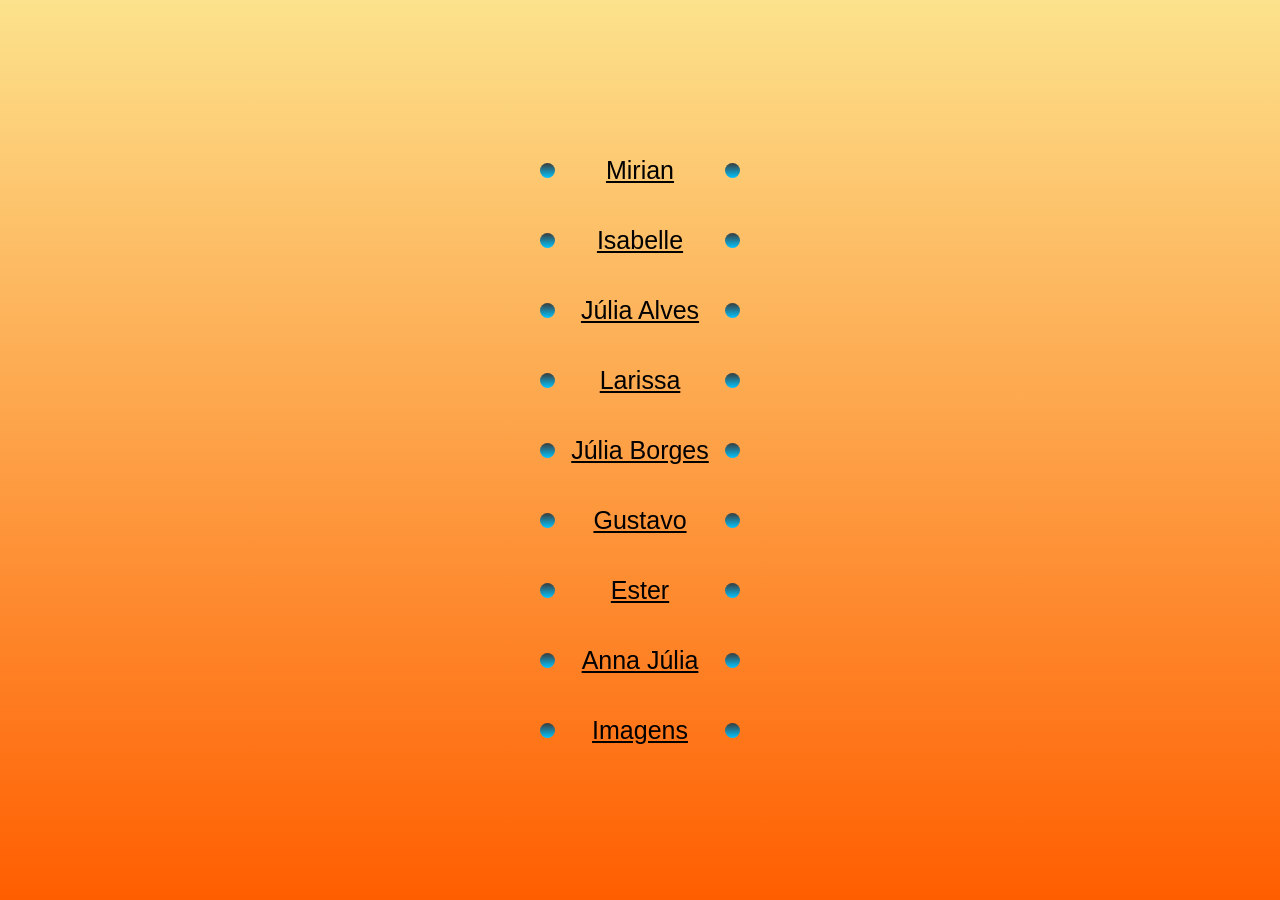
<file: index.html>
<!DOCTYPE html>
<html lang="pt-br">
<head>
	<meta charset="UTF-8">
	<meta http-equiv="X-UA-Compatible" content="IE=edge">
	<meta name="viewport" content="width=device-width, initial-scale=1.0">
	<link rel="stylesheet" href="CSS/Index.css">
	<title>Document</title>
</head>
<body>
	<ul>
		<a href="site1.html"><li>Mirian</li></a>
		<a href="site2.html"><li>Isabelle</li></a>
		<a href="site3.html"><li>Júlia Alves</li></a>
		<a href="site4.html"><li>Larissa</li></a>
		<a href="site5.html"><li>Júlia Borges</li></a>
		<a href="site6.html"><li>Gustavo</li></a>
		<a href="site7.html"><li>Ester</li></a>
		<a href="site8.html"><li>Anna Júlia</li></a>
		<a href="siteimg.html"><li>Imagens</li></a>
	  </ul>
</body>
</html>
</file>
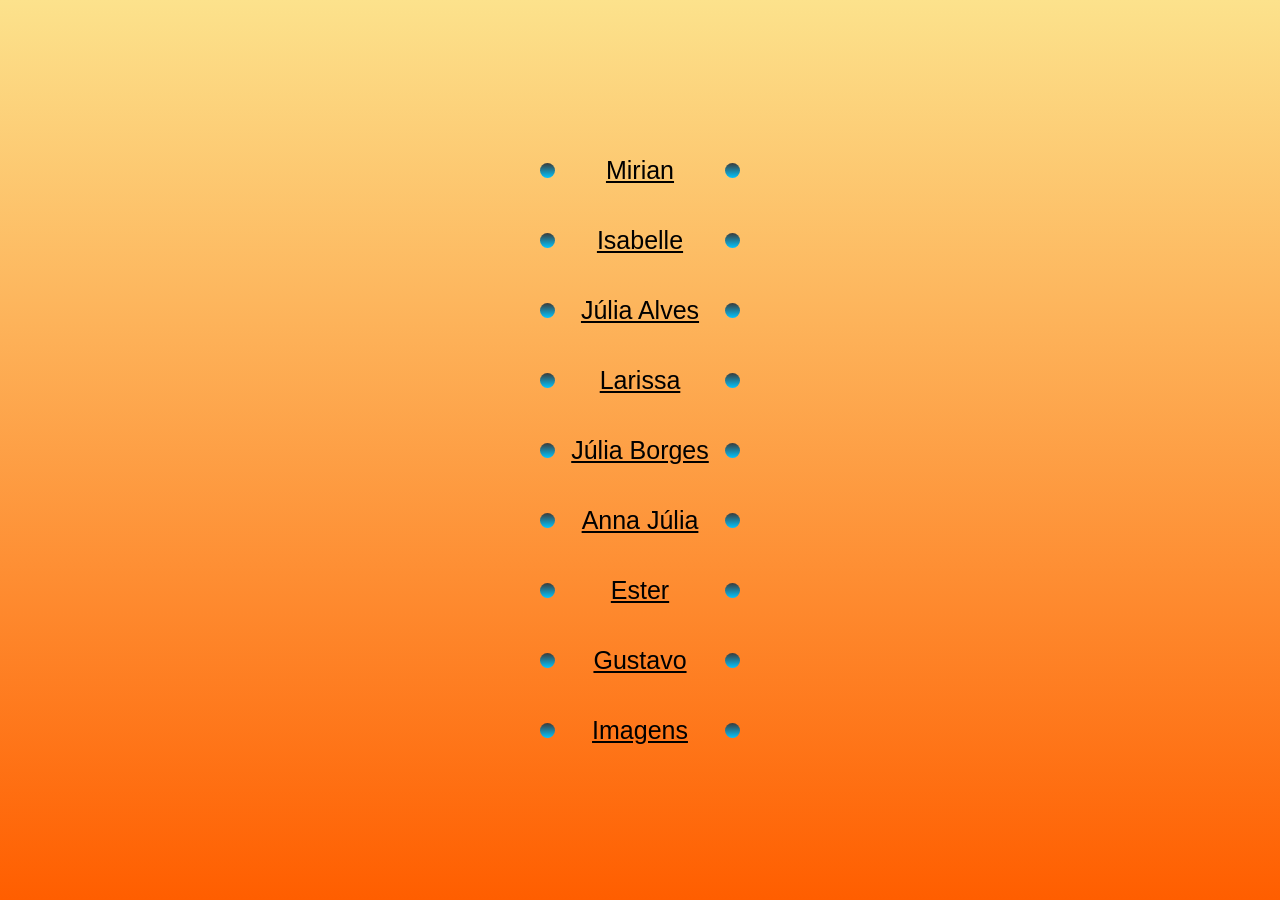
<file: HTML/index.html>
<!DOCTYPE html>
<html lang="pt-br">
<head>
	<meta charset="UTF-8">
	<meta http-equiv="X-UA-Compatible" content="IE=edge">
	<meta name="viewport" content="width=device-width, initial-scale=1.0">
	<link rel="stylesheet" href="../CSS/Index.css">
	<link rel="stylesheet" href="../HTML/site1.html">
	<title>Document</title>
</head>
<body>
	<ul>
		<a href="../HTML/site1.html"><li>Mirian</li></a>
		<a href="../HTML/site2.html"><li>Isabelle</li></a>
		<a href="../HTML/site3.html"><li>Júlia Alves</li></a>
		<a href="../HTML/site4.html"><li>Larissa</li></a>
		<a href="../HTML/site5.html"><li>Júlia Borges</li></a>
		<a href="../HTML/site6.html"><li>Anna Júlia</li></a>
		<a href="../HTML/site7.html"><li>Ester</li></a>
		<a href="../HTML/site8.html"><li>Gustavo</li></a>
		<a href="../HTML/siteimg.html"><li>Imagens</li></a>
	  </ul>
</body>
</html>
</file>
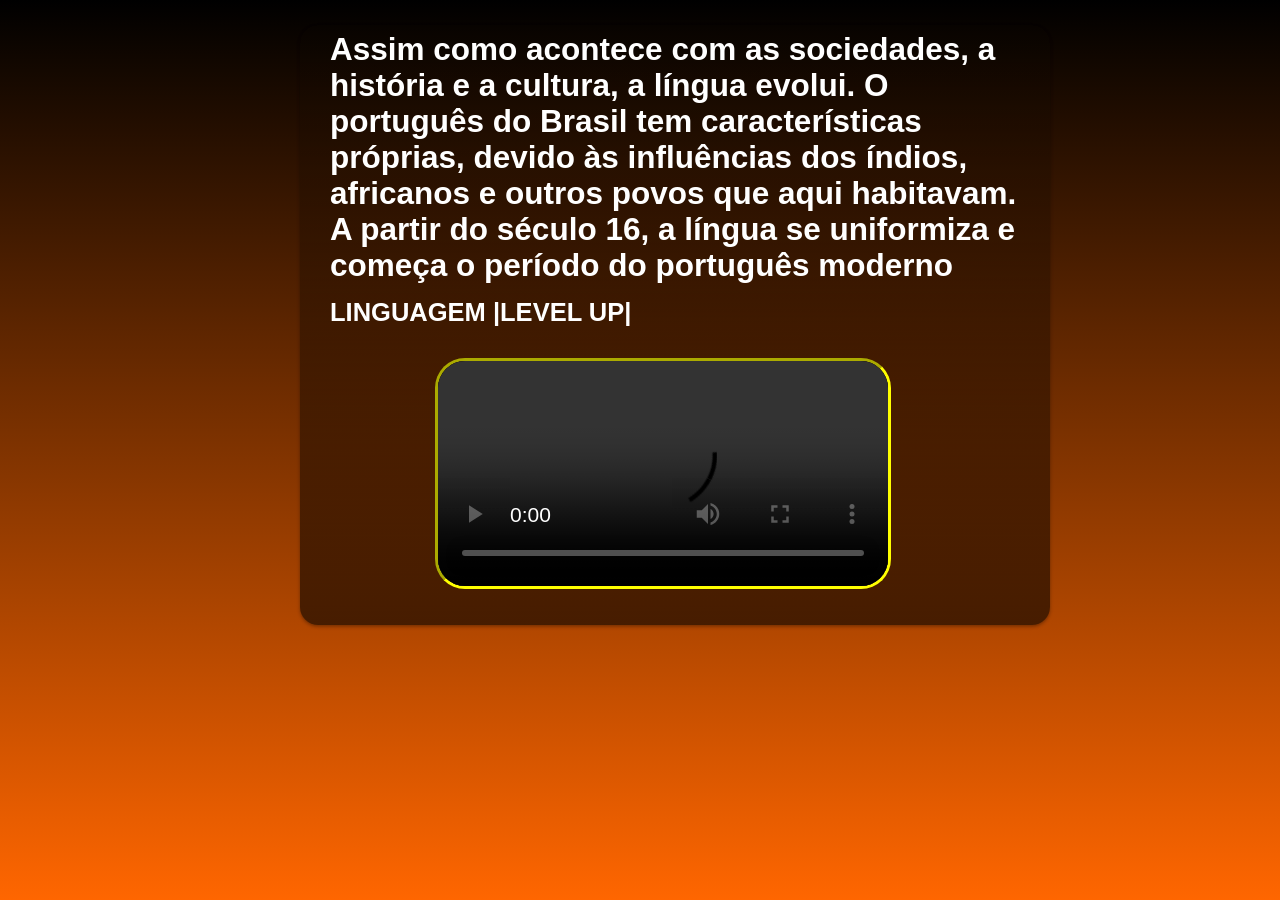
<file: site1.html>
<!DOCTYPE html>
<html lang="en">
<head>
    <meta charset="UTF-8">
    <meta http-equiv="X-UA-Compatible" content="IE=edge">
    <meta name="viewport" content="width=device-width, initial-scale=1.0">
    <link rel="stylesheet" href="CSS/index1.css">
    <title>Document</title>
</head>
<body>

<div class="area" >
            <ul class="circles">
                    <li></li>
                    <li></li>
                    <li></li>
                    <li></li>
                    <li></li>
                    <li></li>
                    <li></li>
                    <li></li>
                    <li></li>
                    <li></li>
            </ul>
            <div class="center">
                <div class="article-card">
                  <div class="content">
                    <h2 class="date">Assim como acontece com as sociedades, a história e a cultura,
                        a língua evolui. O português do Brasil tem
                        características próprias, devido às influências dos índios, africanos e outros
                        povos que aqui habitavam. A partir do século 16, a língua se uniformiza e começa o período do português moderno</h2>
                    <h1 class="title">LINGUAGEM |LEVEL UP|</h1>
                    <iframe src="Videos/Video2.mp4" frameborder="100"></iframe>
                  </div>
                </div>
              </div>
    </div >

</body>
</html>
</file>
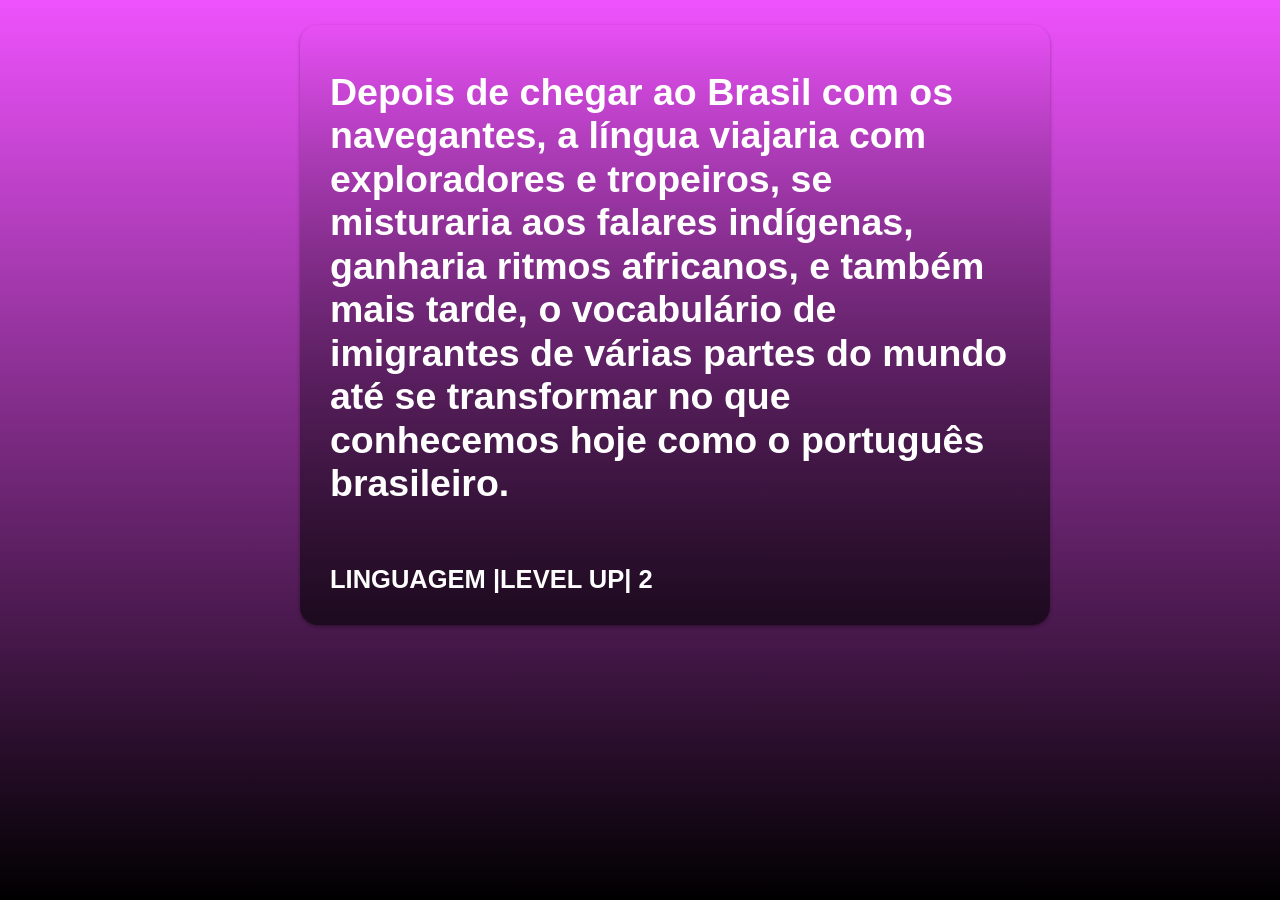
<file: site2.html>
<!DOCTYPE html>
<html lang="en">
<head>
    <meta charset="UTF-8">
    <meta http-equiv="X-UA-Compatible" content="IE=edge">
    <meta name="viewport" content="width=device-width, initial-scale=1.0">
    <link rel="stylesheet" href="CSS/index2.css">
    <title>Document</title>
</head>
<body>
    <div class="area" >
        <ul class="circles">
                <li></li>
                <li></li>
                <li></li>
                <li></li>
                <li></li>
                <li></li>
                <li></li>
                <li></li>
                <li></li>
                <li></li>
        </ul>
        <div class="center">
            <div class="article-card">
              <div class="content">
                <h2 class="date">Depois de chegar ao Brasil com os navegantes,
                        a língua viajaria com exploradores e tropeiros, se misturaria aos falares indígenas,
                      ganharia ritmos africanos, e também mais tarde, 
                      o vocabulário de imigrantes de várias partes do mundo até se transformar no que conhecemos hoje como o português brasileiro.</h2>
                <h1 class="title">LINGUAGEM |LEVEL UP| 2</h1>
              </div>
            </div>
          </div>
</div >
</body>
</html>
</file>
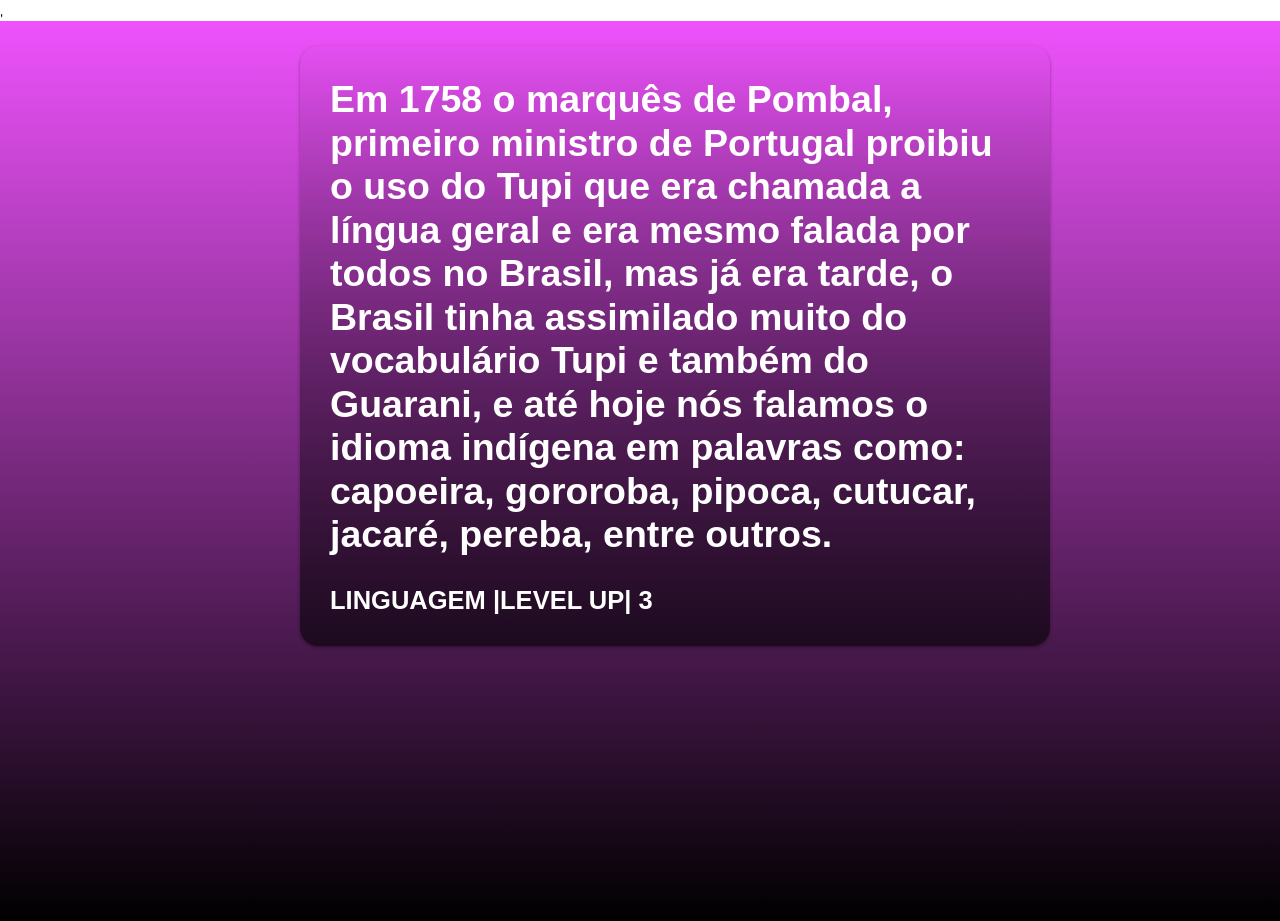
<file: site3.html>
<!DOCTYPE html>
<html lang="en">
<head>
    <meta charset="UTF-8">
    <meta http-equiv="X-UA-Compatible" content="IE=edge">
    <meta name="viewport" content="width=device-width, initial-scale=1.0">,
    <link rel="stylesheet" href="CSS/index3.css">
    <title>Document</title>
</head>
<body>
    <div class="area" >
        <ul class="circles">
                <li></li>
                <li></li>
                <li></li>
                <li></li>
                <li></li>
                <li></li>
                <li></li>
                <li></li>
                <li></li>
                <li></li>
        </ul>
        <div class="center">
            <div class="article-card">
              <div class="content">
                <h2 class="date">Em 1758 o marquês de Pombal,
                   primeiro ministro de Portugal proibiu o uso do Tupi que era chamada a língua geral e era mesmo falada por todos no Brasil, mas já era tarde,
                    o Brasil tinha assimilado muito do vocabulário Tupi e também do Guarani, 
                    e até hoje nós falamos o idioma indígena em palavras como: capoeira, gororoba, pipoca, cutucar, jacaré, pereba, entre
                     outros.</h2>
                <h1 class="title">LINGUAGEM |LEVEL UP| 3</h1>
              </div>
            </div>
          </div>
</div >
</body>
</html>
</file>
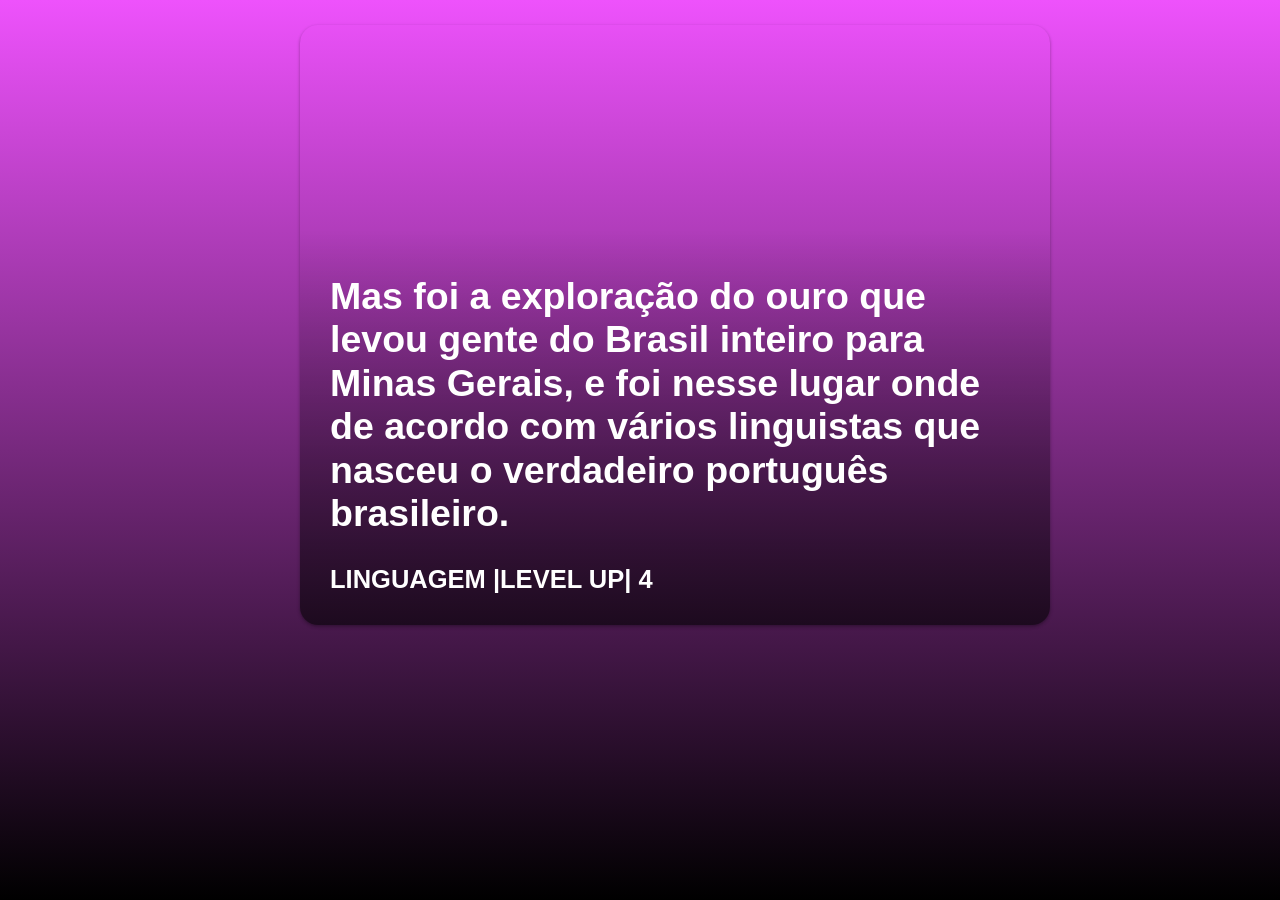
<file: site4.html>
<!DOCTYPE html>
<html lang="en">
<head>
    <meta charset="UTF-8">
    <meta http-equiv="X-UA-Compatible" content="IE=edge">
    <meta name="viewport" content="width=device-width, initial-scale=1.0">
    <link rel="stylesheet" href="CSS/index3.css">
    <title>Document</title>
</head>
<body>
    <div class="area" >
        <ul class="circles">
                <li></li>
                <li></li>
                <li></li>
                <li></li>
                <li></li>
                <li></li>
                <li></li>
                <li></li>
                <li></li>
                <li></li>
        </ul>
        <div class="center">
            <div class="article-card">
              <div class="content">
                <h2 class="date">Mas foi a exploração do ouro que levou gente do Brasil inteiro para Minas Gerais,
                     e foi nesse lugar onde de acordo com vários linguistas que nasceu o verdadeiro português brasileiro.</h2>
                <h1 class="title">LINGUAGEM |LEVEL UP| 4</h1>
              </div>
            </div>
          </div>
</body>
</html>
</file>
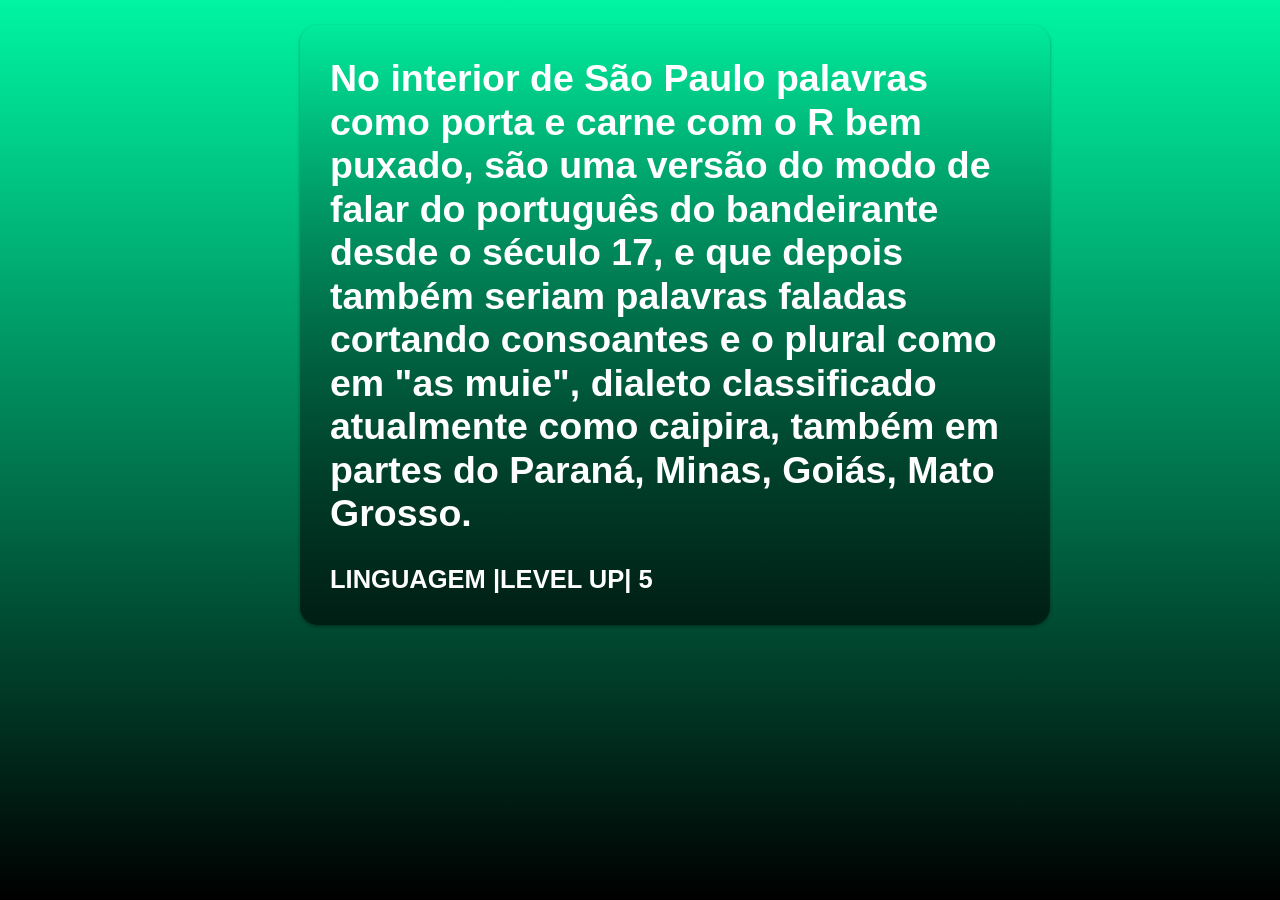
<file: site5.html>
<!DOCTYPE html>
<html lang="en">
<head>
    <meta charset="UTF-8">
    <meta http-equiv="X-UA-Compatible" content="IE=edge">
    <meta name="viewport" content="width=device-width, initial-scale=1.0">
    <link rel="stylesheet" href="CSS/index5.css">
    <title>Document</title>
</head>
<body>
    <div class="area" >
        <ul class="circles">
                <li></li>
                <li></li>
                <li></li>
                <li></li>
                <li></li>
                <li></li>
                <li></li>
                <li></li>
                <li></li>
                <li></li>
        </ul>
        <div class="center">
            <div class="article-card">
              <div class="content">
                <h2 class="date">No interior de São Paulo palavras como porta e carne com o R bem puxado,
                   são uma versão do modo de falar do português do bandeirante desde o século 17, 
                   e que depois também seriam palavras faladas cortando consoantes e o plural como em "as muie",
                    dialeto classificado atualmente como caipira, também em partes do Paraná, Minas, Goiás, Mato Grosso.</h2>
                <h1 class="title">LINGUAGEM |LEVEL UP| 5</h1>
              </div>
            </div>
          </div>
</body>
</html>
</file>
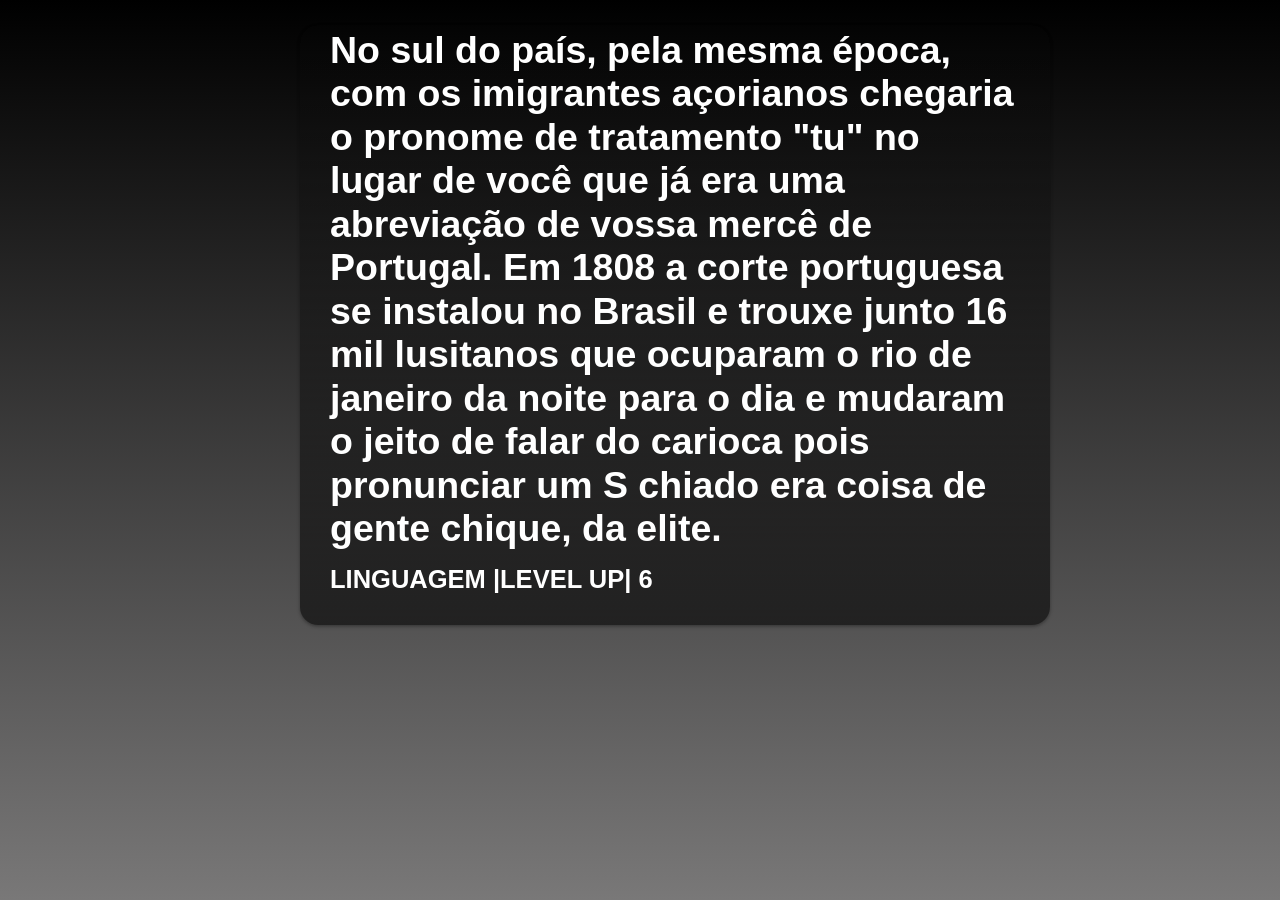
<file: site6.html>
<!DOCTYPE html>
<html lang="en">
<head>
    <meta charset="UTF-8">
    <meta http-equiv="X-UA-Compatible" content="IE=edge">
    <meta name="viewport" content="width=device-width, initial-scale=1.0">
    <link rel="stylesheet" href="CSS/index6.css">
    <title>Document</title>
</head>
<body>
    <div class="area" >
        <ul class="circles">
                <li></li>
                <li></li>
                <li></li>
                <li></li>
                <li></li>
                <li></li>
                <li></li>
                <li></li>
                <li></li>
                <li></li>
        </ul>
        <div class="center">
            <div class="article-card">
              <div class="content">
                <h2 class="date">No sul do país, pela mesma época,
                   com os imigrantes açorianos chegaria o pronome de tratamento "tu" no lugar de você que já era uma abreviação de vossa mercê de Portugal.
                    Em 1808 a corte portuguesa se instalou no Brasil e trouxe junto 16 mil lusitanos que ocuparam o rio de janeiro da noite para o dia e mudaram o jeito de falar do carioca pois pronunciar um S chiado era coisa de gente chique,
                     da elite.</h2>
                <h1 class="title">LINGUAGEM |LEVEL UP| 6</h1>
              </div>
            </div>
          </div>
</body>
</html>
</file>
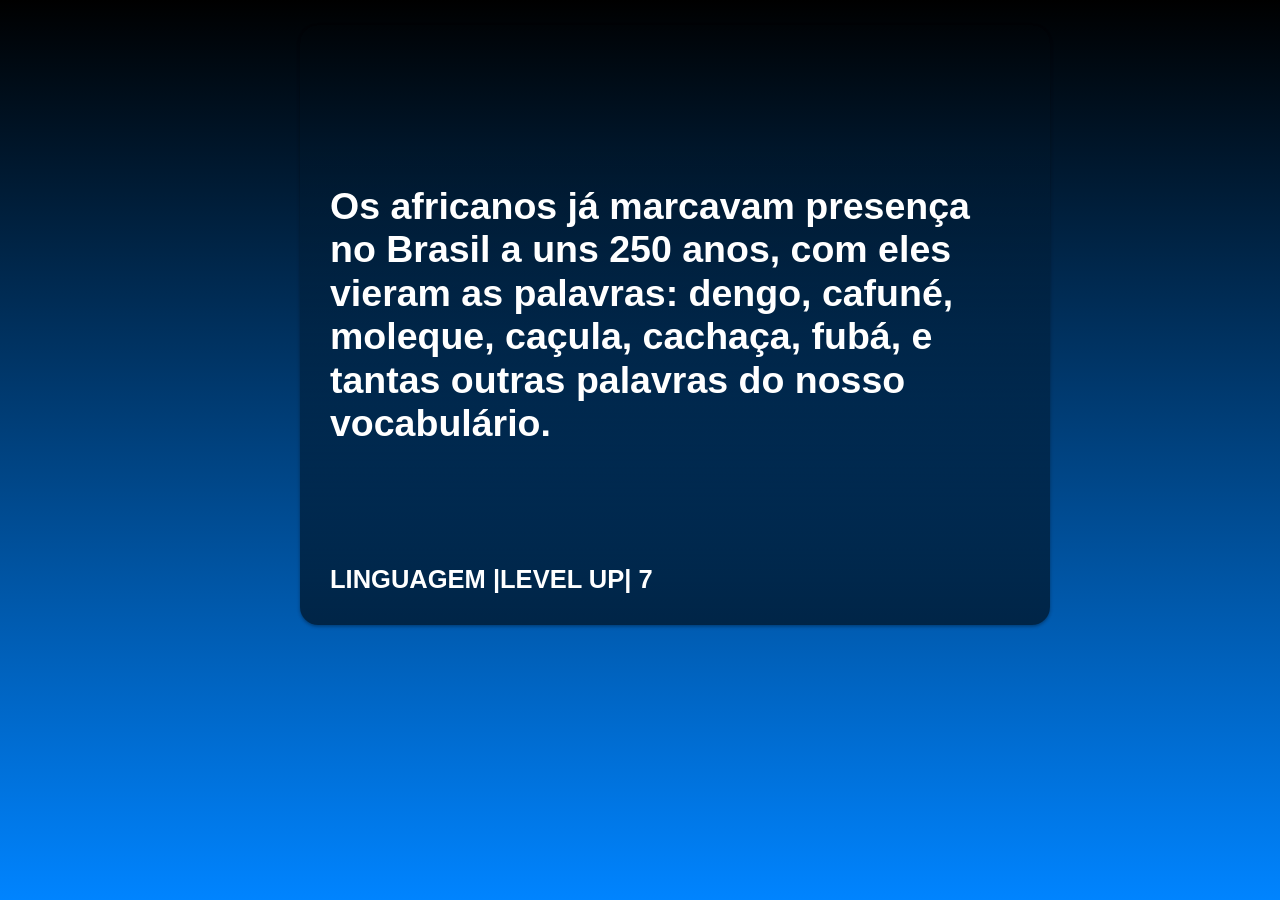
<file: site7.html>
<!DOCTYPE html>
<html lang="en">
<head>
    <meta charset="UTF-8">
    <meta http-equiv="X-UA-Compatible" content="IE=edge">
    <meta name="viewport" content="width=device-width, initial-scale=1.0">
    <link rel="stylesheet" href="CSS/index7.css">
    <title>Document</title>
</head>
<body>
    <div class="area" >
        <ul class="circles">
                <li></li>
                <li></li>
                <li></li>
                <li></li>
                <li></li>
                <li></li>
                <li></li>
                <li></li>
                <li></li>
                <li></li>
        </ul>
        <div class="center">
            <div class="article-card">
              <div class="content">
                <h2 class="date">Os africanos já marcavam presença no Brasil a uns 250 anos,
                   com eles vieram as palavras: dengo, cafuné, moleque, caçula, cachaça, fubá,
                    e tantas outras palavras do nosso vocabulário.</h2>
                <h1 class="title">LINGUAGEM |LEVEL UP| 7</h1>
              </div>
            </div>
          </div>
</body>
</html>
</file>
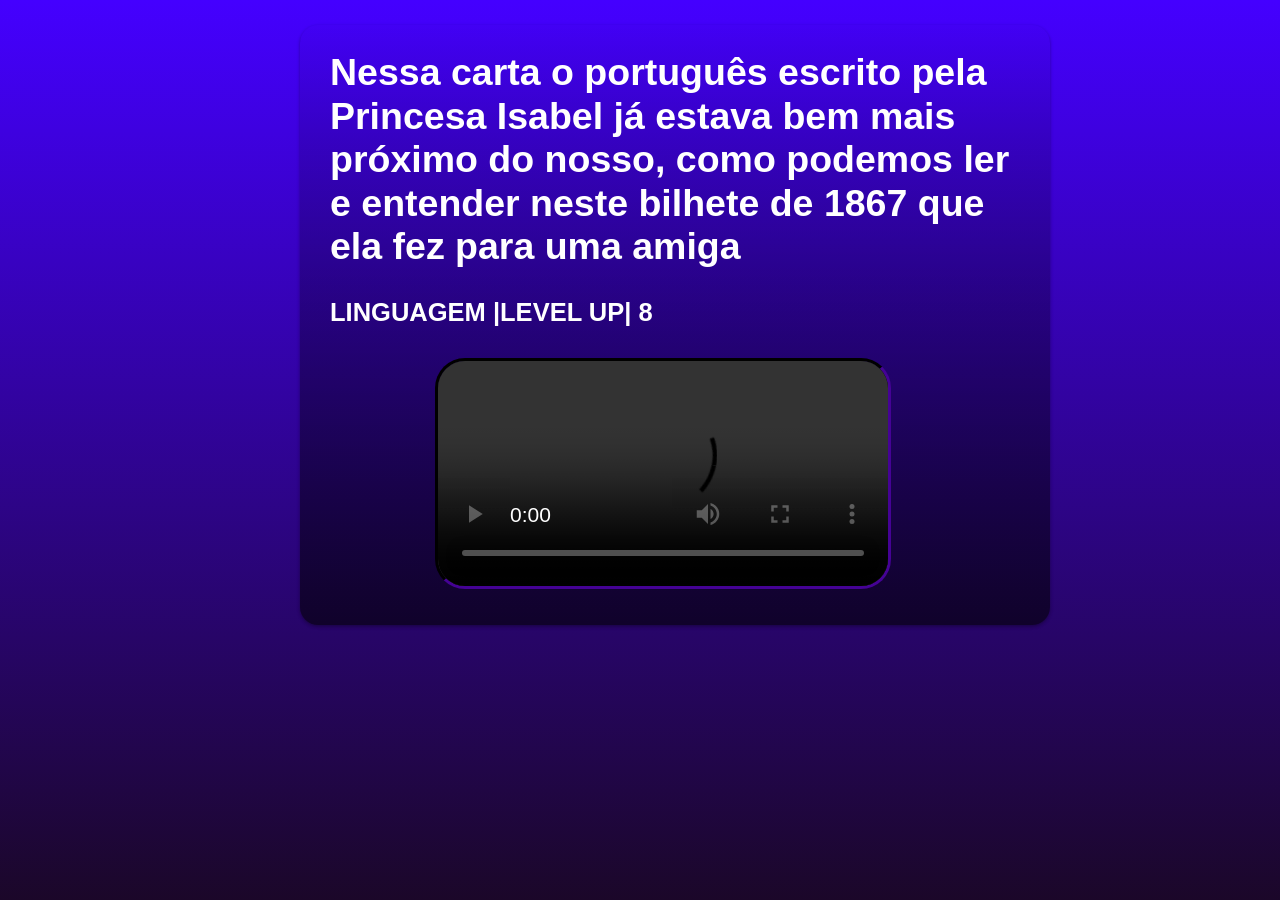
<file: site8.html>
<!DOCTYPE html>
<html lang="en">
<head>
    <meta charset="UTF-8">
    <meta http-equiv="X-UA-Compatible" content="IE=edge">
    <meta name="viewport" content="width=device-width, initial-scale=1.0">
    <link rel="stylesheet" href="CSS/index8.css">
    <title>Document</title>
</head>
<body>
    <div class="area" >
        <ul class="circles">
                <li></li>
                <li></li>
                <li></li>
                <li></li>
                <li></li>
                <li></li>
                <li></li>
                <li></li>
                <li></li>
                <li></li>
        </ul>
        <div class="center">
            <div class="article-card">
              <div class="content">
                <h2 class="date">Nessa carta o português escrito pela Princesa Isabel já estava bem mais próximo do nosso,
                   como podemos ler e entender neste bilhete de 1867 que ela fez para uma amiga</h2>
                <h1 class="title">LINGUAGEM |LEVEL UP| 8</h1>
                <iframe src="Videos/Video1.mp4" frameborder="100"></iframe>
              </div>
            </div>
          </div>
</body>
</html>
</file>
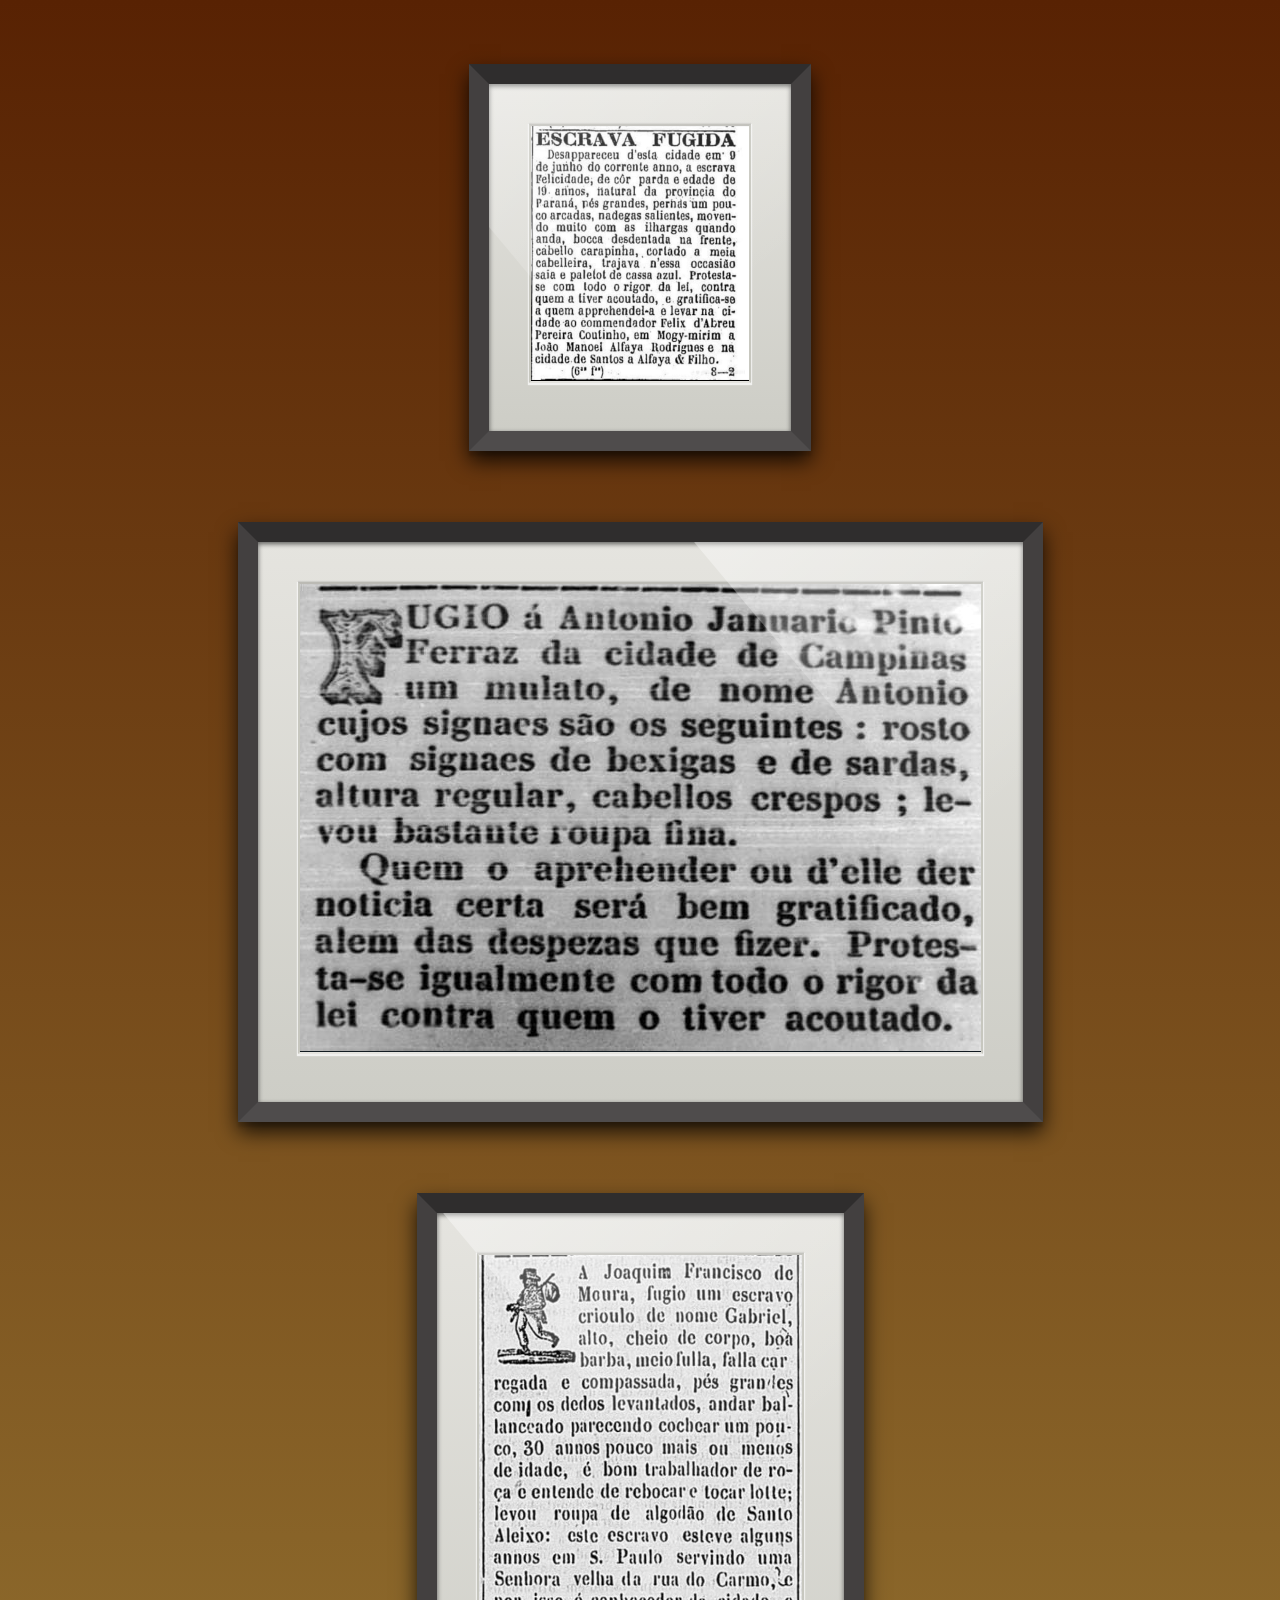
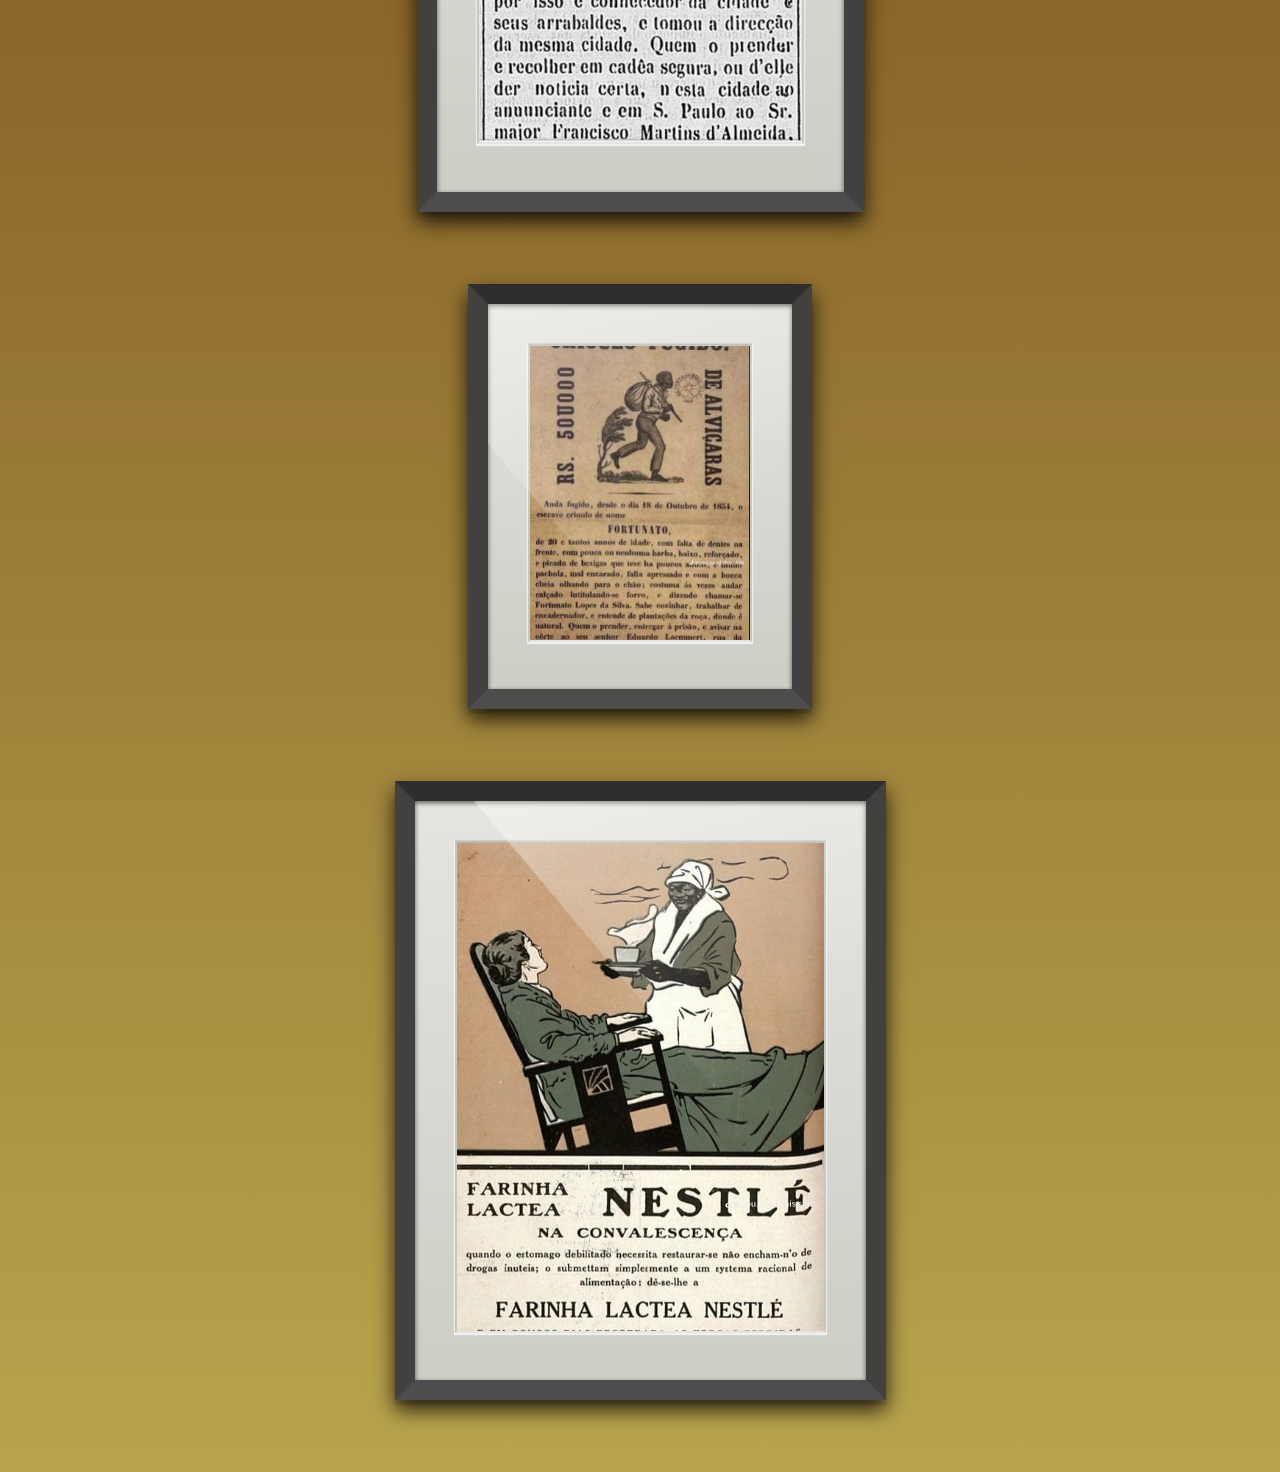
<file: siteimg.html>
<!DOCTYPE html>
<html lang="en">
<head>
    <meta charset="UTF-8">
    <meta http-equiv="X-UA-Compatible" content="IE=edge">
    <meta name="viewport" content="width=device-width, initial-scale=1.0">
    <link rel="stylesheet" href="CSS/indeximg.css">
    <title>Document</title>
</head>
<body>
    <ul id="Frames">
        <li class="Frame"><a href=""><img src="IMG/img 1.png" alt="Hanafubuki - Cherry blossom blizzard" /></a></li>
    </ul>
    
    <ul id="Frames">
        <li class="Frame"><a href=""><img src="IMG/img 2.png" alt="Hanafubuki - Cherry blossom blizzard" /></a></li>
    </ul>

    <ul id="Frames">
        <li class="Frame"><a href=""><img src="IMG/img 3.png" alt="Hanafubuki - Cherry blossom blizzard" /></a></li>
    </ul>

    <ul id="Frames">
        <li class="Frame"><a href=""><img src="IMG/img 4.png" alt="Hanafubuki - Cherry blossom blizzard" /></a></li>
    </ul>

    <ul id="Frames">
        <li class="Frame"><a href=""><img src="IMG/img 5.png" alt="Hanafubuki - Cherry blossom blizzard" /></a></li>
    </ul>
</body>
</html>
</file>
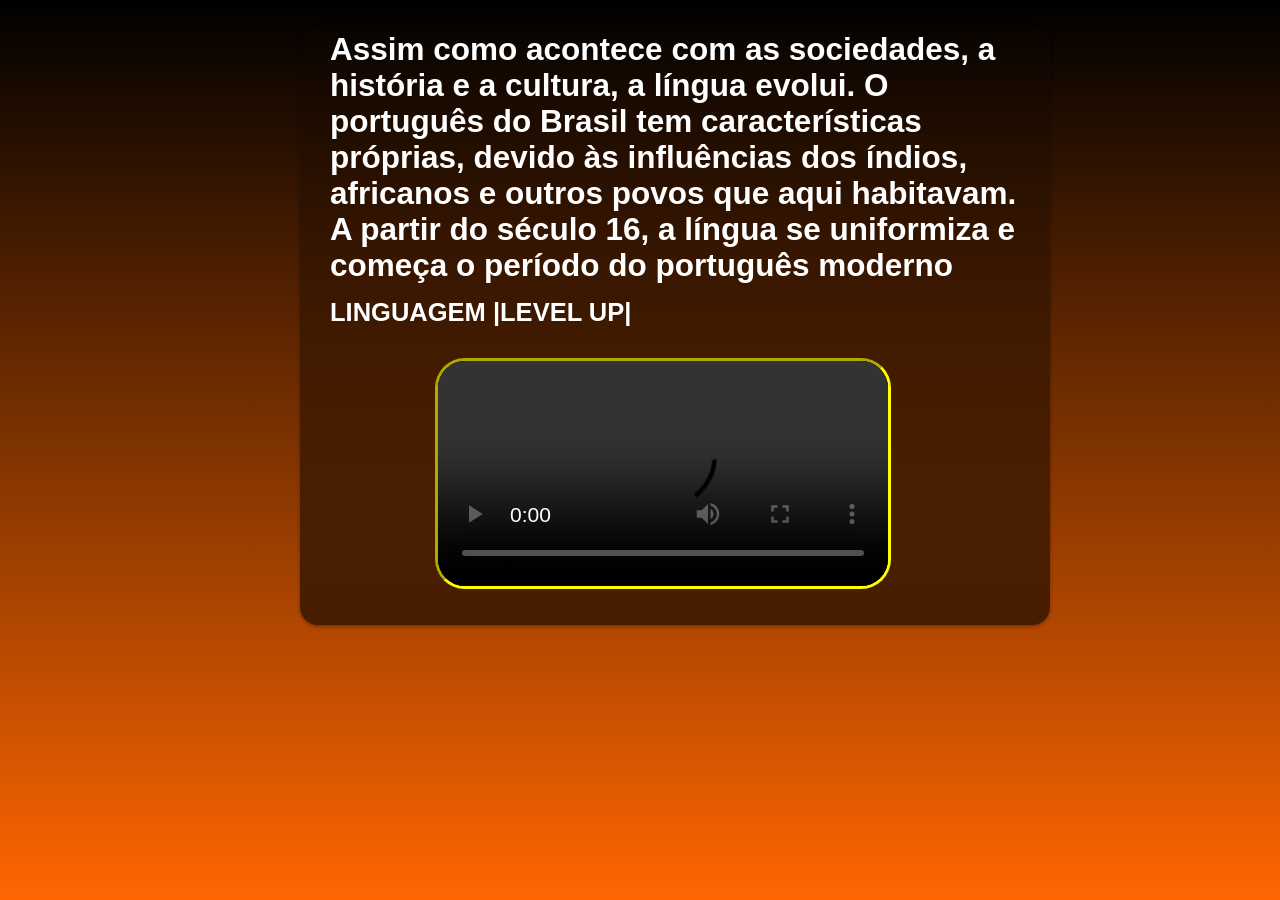
<file: HTML/site1.html>
<!DOCTYPE html>
<html lang="en">
<head>
    <meta charset="UTF-8">
    <meta http-equiv="X-UA-Compatible" content="IE=edge">
    <meta name="viewport" content="width=device-width, initial-scale=1.0">
    <link rel="stylesheet" href="../CSS/index1.css">
    <title>Document</title>
</head>
<body>

<div class="area" >
            <ul class="circles">
                    <li></li>
                    <li></li>
                    <li></li>
                    <li></li>
                    <li></li>
                    <li></li>
                    <li></li>
                    <li></li>
                    <li></li>
                    <li></li>
            </ul>
            <div class="center">
                <div class="article-card">
                  <div class="content">
                    <h2 class="date">Assim como acontece com as sociedades, a história e a cultura,
                        a língua evolui. O português do Brasil tem
                        características próprias, devido às influências dos índios, africanos e outros
                        povos que aqui habitavam. A partir do século 16, a língua se uniformiza e começa o período do português moderno</h2>
                    <h1 class="title">LINGUAGEM |LEVEL UP|</h1>
                    <iframe src="../Videos/Video2.mp4" frameborder="100"></iframe>
                  </div>
                </div>
              </div>
    </div >

</body>
</html>
</file>
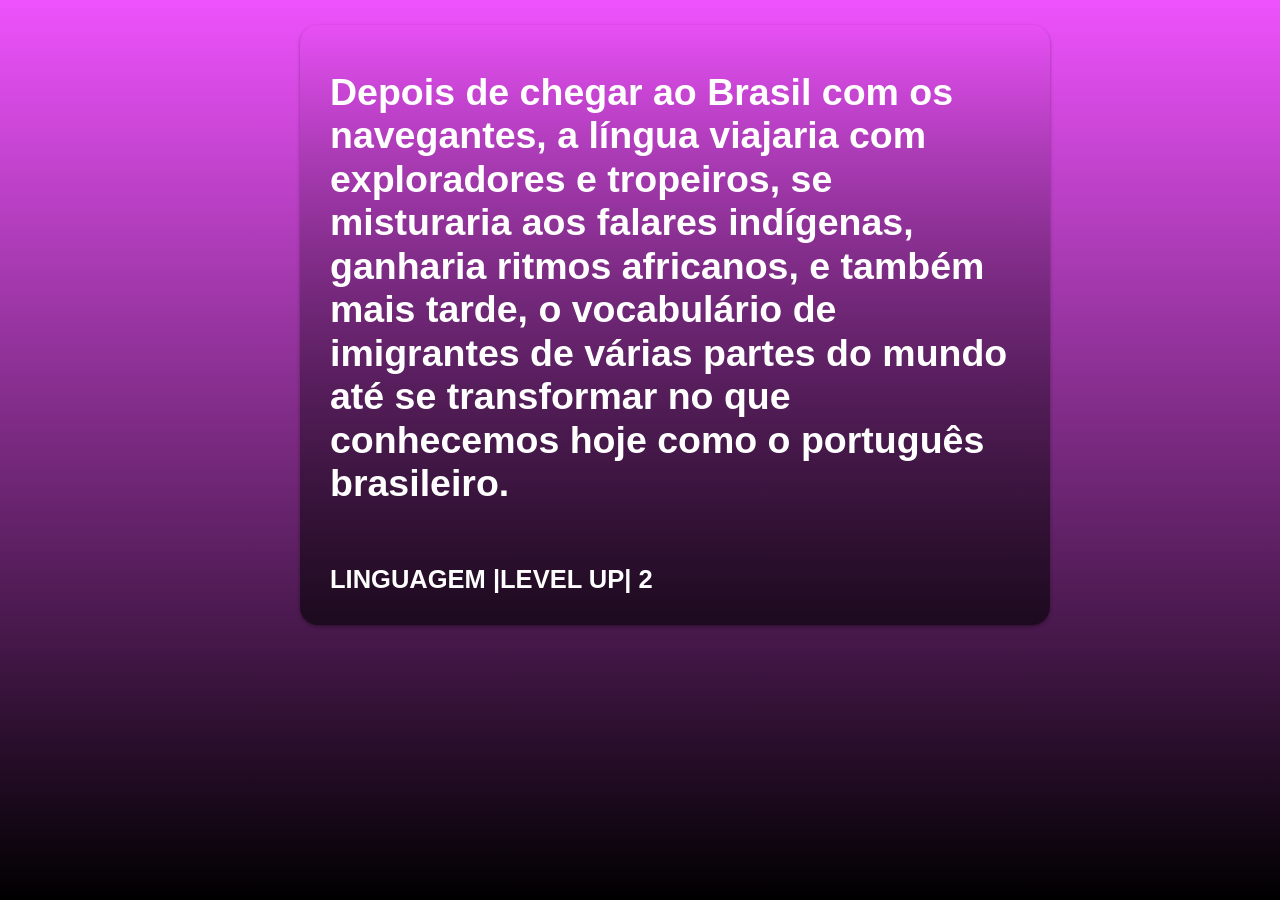
<file: HTML/site2.html>
<!DOCTYPE html>
<html lang="en">
<head>
    <meta charset="UTF-8">
    <meta http-equiv="X-UA-Compatible" content="IE=edge">
    <meta name="viewport" content="width=device-width, initial-scale=1.0">
    <link rel="stylesheet" href="../CSS/index2.css">
    <title>Document</title>
</head>
<body>
    <div class="area" >
        <ul class="circles">
                <li></li>
                <li></li>
                <li></li>
                <li></li>
                <li></li>
                <li></li>
                <li></li>
                <li></li>
                <li></li>
                <li></li>
        </ul>
        <div class="center">
            <div class="article-card">
              <div class="content">
                <h2 class="date">Depois de chegar ao Brasil com os navegantes,
                        a língua viajaria com exploradores e tropeiros, se misturaria aos falares indígenas,
                      ganharia ritmos africanos, e também mais tarde, 
                      o vocabulário de imigrantes de várias partes do mundo até se transformar no que conhecemos hoje como o português brasileiro.</h2>
                <h1 class="title">LINGUAGEM |LEVEL UP| 2</h1>
              </div>
            </div>
          </div>
</div >
</body>
</html>
</file>
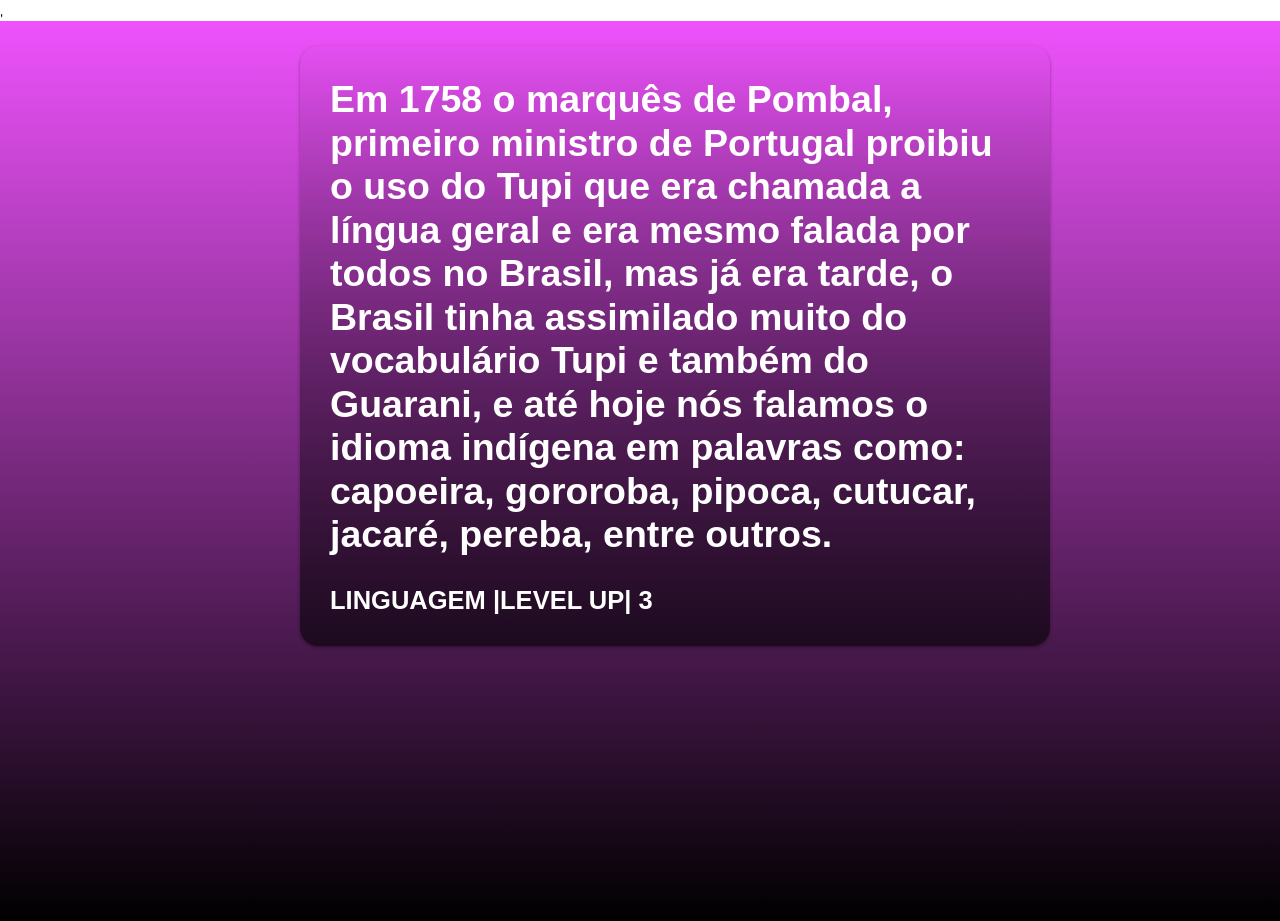
<file: HTML/site3.html>
<!DOCTYPE html>
<html lang="en">
<head>
    <meta charset="UTF-8">
    <meta http-equiv="X-UA-Compatible" content="IE=edge">
    <meta name="viewport" content="width=device-width, initial-scale=1.0">,
    <link rel="stylesheet" href="../CSS/index3.css">
    <title>Document</title>
</head>
<body>
    <div class="area" >
        <ul class="circles">
                <li></li>
                <li></li>
                <li></li>
                <li></li>
                <li></li>
                <li></li>
                <li></li>
                <li></li>
                <li></li>
                <li></li>
        </ul>
        <div class="center">
            <div class="article-card">
              <div class="content">
                <h2 class="date">Em 1758 o marquês de Pombal,
                   primeiro ministro de Portugal proibiu o uso do Tupi que era chamada a língua geral e era mesmo falada por todos no Brasil, mas já era tarde,
                    o Brasil tinha assimilado muito do vocabulário Tupi e também do Guarani, 
                    e até hoje nós falamos o idioma indígena em palavras como: capoeira, gororoba, pipoca, cutucar, jacaré, pereba, entre
                     outros.</h2>
                <h1 class="title">LINGUAGEM |LEVEL UP| 3</h1>
              </div>
            </div>
          </div>
</div >
</body>
</html>
</file>
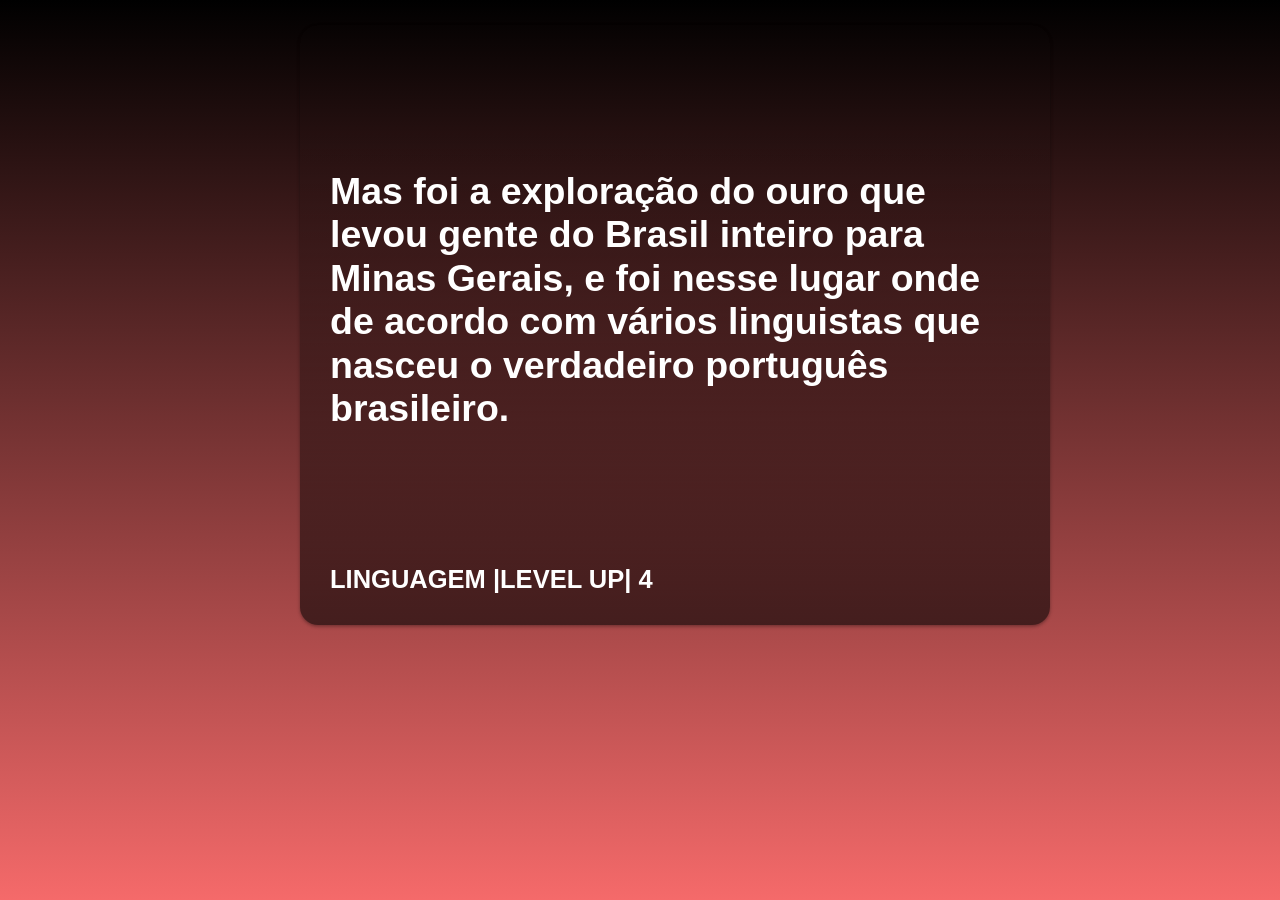
<file: HTML/site4.html>
<!DOCTYPE html>
<html lang="en">
<head>
    <meta charset="UTF-8">
    <meta http-equiv="X-UA-Compatible" content="IE=edge">
    <meta name="viewport" content="width=device-width, initial-scale=1.0">
    <link rel="stylesheet" href="../CSS/index4.css">
    <title>Document</title>
</head>
<body>
    <div class="area" >
        <ul class="circles">
                <li></li>
                <li></li>
                <li></li>
                <li></li>
                <li></li>
                <li></li>
                <li></li>
                <li></li>
                <li></li>
                <li></li>
        </ul>
        <div class="center">
            <div class="article-card">
              <div class="content">
                <h2 class="date">Mas foi a exploração do ouro que levou gente do Brasil inteiro para Minas Gerais,
                     e foi nesse lugar onde de acordo com vários linguistas que nasceu o verdadeiro português brasileiro.</h2>
                <h1 class="title">LINGUAGEM |LEVEL UP| 4</h1>
              </div>
            </div>
          </div>
</body>
</html>
</file>
<file: CSS/Index.css>
body{margin:0;height:100vh;display:flex;align-items:center;justify-content:center;background:linear-gradient(#fce28c,#ff5e00)}ul{padding:0;list-style-type:none}li{font-size:25px;width:8em;height:2em;text-align:center;line-height:2em;font-family:sans-serif;text-transform:capitalize;position:relative;transition:.5s;margin:.8em;color:#000}li::before,li::after{content:'';position:absolute;width:.6em;height:.6em;background:linear-gradient(#3b3b3b,#02c4ff);border-radius:50%;transition:.5s cubic-bezier(0.5,-0.5,0.25,1.5);top:calc(50% - 0.6em / 2)}li::before{left:0;z-index:-1}li::after{right:0;z-index:-2}li:hover{color:#fff}li:hover::before,li:hover::after{width:100%;height:100%;border-radius:0;background-color:#1e90ff}li:hover::before{top:0}li:hover::after{right:-.4em;filter:brightness(0.8)}a{color:#000}
</file>
<file: CSS/index1.css>
@import "https://fonts.googleapis.com/css?family=Exo:400,700";*{margin:0;padding:0}body{font-family:'Exo',sans-serif}.context{width:100%;position:absolute;top:50vh}.area{background:linear-gradient(#000,#f60);background:-webkit-linear-gradient(to left,#fff,#4e54c8);width:100%;height:100vh}.circles{position:absolute;top:0;left:0;width:100%;height:100%;overflow:hidden}.circles li{position:absolute;display:block;list-style:none;width:20px;height:20px;background:rgba(0,0,0,0.2);animation:animate 25s linear infinite;bottom:-150px}.circles li:nth-child(1){left:25%;width:80px;height:80px;animation-delay:0}.circles li:nth-child(2){left:10%;width:20px;height:20px;animation-delay:2s;animation-duration:12s}.circles li:nth-child(3){left:70%;width:20px;height:20px;animation-delay:4s}.circles li:nth-child(4){left:40%;width:60px;height:60px;animation-delay:0;animation-duration:18s}.circles li:nth-child(5){left:65%;width:20px;height:20px;animation-delay:0}.circles li:nth-child(6){left:75%;width:110px;height:110px;animation-delay:3s}.circles li:nth-child(7){left:35%;width:150px;height:150px;animation-delay:7s}.circles li:nth-child(8){left:50%;width:25px;height:25px;animation-delay:15s;animation-duration:45s}.circles li:nth-child(9){left:20%;width:15px;height:15px;animation-delay:2s;animation-duration:35s}.circles li:nth-child(10){left:85%;width:150px;height:150px;animation-delay:0;animation-duration:11s}@keyframes animate{0%{transform:translateY(0) rotate(0deg);opacity:1;border-radius:0}100%{transform:translateY(-1000px) rotate(720deg);opacity:0;border-radius:50%}}.center{transform:scale(1.5);width:500px;padding-top:100px;padding-left:340px;display:flex;align-items:center;justify-content:center}.article-card{width:500px;height:400px;border-radius:12px;overflow:hidden;position:relative;font-family:Arial,Helvetica,sans-serif;box-shadow:0 1px 3px rgba(0,0,0,0.12),0 1px 2px rgba(0,0,0,0.24);transition:all 300ms}.article-card:hover{transform:translateY(-2px);box-shadow:0 14px 28px rgba(0,0,0,0.25),0 10px 10px rgba(0,0,0,0.22)}.article-card .content{box-sizing:border-box;width:100%;position:absolute;padding:30px 20px 20px;height:auto;bottom:0;background:linear-gradient(transparent,rgba(0,0,0,0.6))}.article-card .date,.article-card .title{margin:0}.article-card .date{font-size:21px;color:#fff;margin-bottom:10px}.article-card .title{font-size:17px;color:#fff;margin-bottom:00px}iframe{margin-left:70px;margin-top:20px;border-radius:20px;border-color:#ff0}

@media (max-width: 800px) {
    .center {
        display: flex;
        justify-content: center;
        align-items: center;
    }   

    .area{
        width: 100%;
    }
}
</file>
<file: CSS/index2.css>
@import "https://fonts.googleapis.com/css?family=Exo:400,700";*{margin:0;padding:0}body{font-family:'Exo',sans-serif}.context{width:100%;position:absolute;top:50vh}.context h1{text-align:center;color:#fff;font-size:50px}.area{background:linear-gradient(#ee52fc,Black);background:-webkit-linear-gradient(to left,#8f94fb,#4e54c8);width:100%;height:100vh}.circles{position:absolute;top:0;left:0;width:100%;height:100%;overflow:hidden}.circles li{position:absolute;display:block;list-style:none;width:20px;height:20px;background:rgba(255,255,255,0.2);animation:animate 25s linear infinite;bottom:-150px}.circles li:nth-child(1){left:25%;width:80px;height:80px;animation-delay:0}.circles li:nth-child(2){left:10%;width:20px;height:20px;animation-delay:2s;animation-duration:12s}.circles li:nth-child(3){left:70%;width:20px;height:20px;animation-delay:4s}.circles li:nth-child(4){left:40%;width:60px;height:60px;animation-delay:0;animation-duration:18s}.circles li:nth-child(5){left:65%;width:20px;height:20px;animation-delay:0}.circles li:nth-child(6){left:75%;width:110px;height:110px;animation-delay:3s}.circles li:nth-child(7){left:35%;width:150px;height:150px;animation-delay:7s}.circles li:nth-child(8){left:50%;width:25px;height:25px;animation-delay:15s;animation-duration:45s}.circles li:nth-child(9){left:20%;width:15px;height:15px;animation-delay:2s;animation-duration:35s}.circles li:nth-child(10){left:85%;width:150px;height:150px;animation-delay:0;animation-duration:11s}@keyframes animate{0%{transform:translateY(0) rotate(0deg);opacity:1;border-radius:0}100%{transform:translateY(-1000px) rotate(720deg);opacity:0;border-radius:50%}}.center{transform:scale(1.5);width:500px;padding-top:100px;padding-left:340px;display:flex;align-items:center;justify-content:center}.article-card{width:500px;height:400px;border-radius:12px;overflow:hidden;position:relative;font-family:Arial,Helvetica,sans-serif;box-shadow:0 1px 3px rgba(0,0,0,0.12),0 1px 2px rgba(0,0,0,0.24);transition:all 300ms}.article-card:hover{transform:translateY(-2px);box-shadow:0 14px 28px rgba(0,0,0,0.25),0 10px 10px rgba(0,0,0,0.22)}.article-card .content{box-sizing:border-box;width:100%;position:absolute;padding:30px 20px 20px;height:auto;bottom:0;background:linear-gradient(transparent,rgba(0,0,0,0.6))}.article-card .date,.article-card .title{margin:0}.article-card .date{font-size:25px;color:#fff;margin-bottom:40px}.article-card .title{font-size:17px;color:#fff;margin-bottom:00px}
</file>
<file: CSS/index3.css>
@import "https://fonts.googleapis.com/css?family=Exo:400,700";*{margin:0;padding:0}body{font-family:'Exo',sans-serif}.context{width:100%;position:absolute;top:50vh}.context h1{text-align:center;color:#fff;font-size:50px}.area{background:linear-gradient(#ee52fc,Black);background:-webkit-linear-gradient(to left,#8f94fb,#4e54c8);width:100%;height:100vh}.circles{position:absolute;top:0;left:0;width:100%;height:100%;overflow:hidden}.circles li{position:absolute;display:block;list-style:none;width:20px;height:20px;background:rgba(255,255,255,0.2);animation:animate 25s linear infinite;bottom:-150px}.circles li:nth-child(1){left:25%;width:80px;height:80px;animation-delay:0}.circles li:nth-child(2){left:10%;width:20px;height:20px;animation-delay:2s;animation-duration:12s}.circles li:nth-child(3){left:70%;width:20px;height:20px;animation-delay:4s}.circles li:nth-child(4){left:40%;width:60px;height:60px;animation-delay:0;animation-duration:18s}.circles li:nth-child(5){left:65%;width:20px;height:20px;animation-delay:0}.circles li:nth-child(6){left:75%;width:110px;height:110px;animation-delay:3s}.circles li:nth-child(7){left:35%;width:150px;height:150px;animation-delay:7s}.circles li:nth-child(8){left:50%;width:25px;height:25px;animation-delay:15s;animation-duration:45s}.circles li:nth-child(9){left:20%;width:15px;height:15px;animation-delay:2s;animation-duration:35s}.circles li:nth-child(10){left:85%;width:150px;height:150px;animation-delay:0;animation-duration:11s}@keyframes animate{0%{transform:translateY(0) rotate(0deg);opacity:1;border-radius:0}100%{transform:translateY(-1000px) rotate(720deg);opacity:0;border-radius:50%}}.center{transform:scale(1.5);width:500px;padding-top:100px;padding-left:340px;display:flex;align-items:center;justify-content:center}.article-card{width:500px;height:400px;border-radius:12px;overflow:hidden;position:relative;font-family:Arial,Helvetica,sans-serif;box-shadow:0 1px 3px rgba(0,0,0,0.12),0 1px 2px rgba(0,0,0,0.24);transition:all 300ms}.article-card:hover{transform:translateY(-2px);box-shadow:0 14px 28px rgba(0,0,0,0.25),0 10px 10px rgba(0,0,0,0.22)}.article-card .content{box-sizing:border-box;width:100%;position:absolute;padding:30px 20px 20px;height:auto;bottom:0;background:linear-gradient(transparent,rgba(0,0,0,0.6))}.article-card .date,.article-card .title{margin:0}.article-card .date{font-size:25px;color:#fff;margin-bottom:20px}.article-card .title{font-size:17px;color:#fff;margin-bottom:00px}
</file>
<file: CSS/index5.css>
@import "https://fonts.googleapis.com/css?family=Exo:400,700";*{margin:0;padding:0}body{font-family:'Exo',sans-serif}.context{width:100%;position:absolute;top:50vh}.context h1{text-align:center;color:#fff;font-size:50px}.area{background:linear-gradient(#00f5a3,Black);background:-webkit-linear-gradient(to left,#8f94fb,#4e54c8);width:100%;height:100vh}.circles{position:absolute;top:0;left:0;width:100%;height:100%;overflow:hidden}.circles li{position:absolute;display:block;list-style:none;width:20px;height:20px;background:rgba(255,255,255,0.2);animation:animate 25s linear infinite;bottom:-150px}.circles li:nth-child(1){left:25%;width:80px;height:80px;animation-delay:0}.circles li:nth-child(2){left:10%;width:20px;height:20px;animation-delay:2s;animation-duration:12s}.circles li:nth-child(3){left:70%;width:20px;height:20px;animation-delay:4s}.circles li:nth-child(4){left:40%;width:60px;height:60px;animation-delay:0;animation-duration:18s}.circles li:nth-child(5){left:65%;width:20px;height:20px;animation-delay:0}.circles li:nth-child(6){left:75%;width:110px;height:110px;animation-delay:3s}.circles li:nth-child(7){left:35%;width:150px;height:150px;animation-delay:7s}.circles li:nth-child(8){left:50%;width:25px;height:25px;animation-delay:15s;animation-duration:45s}.circles li:nth-child(9){left:20%;width:15px;height:15px;animation-delay:2s;animation-duration:35s}.circles li:nth-child(10){left:85%;width:150px;height:150px;animation-delay:0;animation-duration:11s}@keyframes animate{0%{transform:translateY(0) rotate(0deg);opacity:1;border-radius:0}100%{transform:translateY(-1000px) rotate(720deg);opacity:0;border-radius:50%}}.center{transform:scale(1.5);width:500px;padding-top:100px;padding-left:340px;display:flex;align-items:center;justify-content:center}.article-card{width:500px;height:400px;border-radius:12px;overflow:hidden;position:relative;font-family:Arial,Helvetica,sans-serif;box-shadow:0 1px 3px rgba(0,0,0,0.12),0 1px 2px rgba(0,0,0,0.24);transition:all 300ms}.article-card:hover{transform:translateY(-2px);box-shadow:0 14px 28px rgba(0,0,0,0.25),0 10px 10px rgba(0,0,0,0.22)}.article-card .content{box-sizing:border-box;width:100%;position:absolute;padding:30px 20px 20px;height:auto;bottom:0;background:linear-gradient(transparent,rgba(0,0,0,0.6))}.article-card .date,.article-card .title{margin:0}.article-card .date{font-size:25px;color:#fff;margin-bottom:20px}.article-card .title{font-size:17px;color:#fff;margin-bottom:00px}
</file>
<file: CSS/index6.css>
@import "https://fonts.googleapis.com/css?family=Exo:400,700";*{margin:0;padding:0}body{font-family:'Exo',sans-serif}.context{width:100%;position:absolute;top:50vh}.context h1{text-align:center;color:#fff;font-size:50px}.area{background:linear-gradient(#000,#797878);background:-webkit-linear-gradient(to left,#8f94fb,#4e54c8);width:100%;height:100vh}.circles{position:absolute;top:0;left:0;width:100%;height:100%;overflow:hidden}.circles li{position:absolute;display:block;list-style:none;width:20px;height:20px;background:rgba(255,255,255,0.2);animation:animate 25s linear infinite;bottom:-150px}.circles li:nth-child(1){left:25%;width:80px;height:80px;animation-delay:0}.circles li:nth-child(2){left:10%;width:20px;height:20px;animation-delay:2s;animation-duration:12s}.circles li:nth-child(3){left:70%;width:20px;height:20px;animation-delay:4s}.circles li:nth-child(4){left:40%;width:60px;height:60px;animation-delay:0;animation-duration:18s}.circles li:nth-child(5){left:65%;width:20px;height:20px;animation-delay:0}.circles li:nth-child(6){left:75%;width:110px;height:110px;animation-delay:3s}.circles li:nth-child(7){left:35%;width:150px;height:150px;animation-delay:7s}.circles li:nth-child(8){left:50%;width:25px;height:25px;animation-delay:15s;animation-duration:45s}.circles li:nth-child(9){left:20%;width:15px;height:15px;animation-delay:2s;animation-duration:35s}.circles li:nth-child(10){left:85%;width:150px;height:150px;animation-delay:0;animation-duration:11s}@keyframes animate{0%{transform:translateY(0) rotate(0deg);opacity:1;border-radius:0}100%{transform:translateY(-1000px) rotate(720deg);opacity:0;border-radius:50%}}.center{transform:scale(1.5);width:500px;padding-top:100px;padding-left:340px;display:flex;align-items:center;justify-content:center}.article-card{width:500px;height:400px;border-radius:12px;overflow:hidden;position:relative;font-family:Arial,Helvetica,sans-serif;box-shadow:0 1px 3px rgba(0,0,0,0.12),0 1px 2px rgba(0,0,0,0.24);transition:all 300ms}.article-card:hover{transform:translateY(-2px);box-shadow:0 14px 28px rgba(0,0,0,0.25),0 10px 10px rgba(0,0,0,0.22)}.article-card .content{box-sizing:border-box;width:100%;position:absolute;padding:30px 20px 20px;height:auto;bottom:0;background:linear-gradient(transparent,rgba(0,0,0,0.6))}.article-card .date,.article-card .title{margin:0}.article-card .date{font-size:25px;color:#fff;margin-bottom:10px}.article-card .title{font-size:17px;color:#fff;margin-bottom:00px}
</file>
<file: CSS/index7.css>
@import "https://fonts.googleapis.com/css?family=Exo:400,700";*{margin:0;padding:0}body{font-family:'Exo',sans-serif}.context{width:100%;position:absolute;top:50vh}.context h1{text-align:center;color:#fff;font-size:50px}.area{background:linear-gradient(#000,#0084ff);background:-webkit-linear-gradient(to left,#8f94fb,#4e54c8);width:100%;height:100vh}.circles{position:absolute;top:0;left:0;width:100%;height:100%;overflow:hidden}.circles li{position:absolute;display:block;list-style:none;width:20px;height:20px;background:rgba(255,255,255,0.2);animation:animate 25s linear infinite;bottom:-150px}.circles li:nth-child(1){left:25%;width:80px;height:80px;animation-delay:0}.circles li:nth-child(2){left:10%;width:20px;height:20px;animation-delay:2s;animation-duration:12s}.circles li:nth-child(3){left:70%;width:20px;height:20px;animation-delay:4s}.circles li:nth-child(4){left:40%;width:60px;height:60px;animation-delay:0;animation-duration:18s}.circles li:nth-child(5){left:65%;width:20px;height:20px;animation-delay:0}.circles li:nth-child(6){left:75%;width:110px;height:110px;animation-delay:3s}.circles li:nth-child(7){left:35%;width:150px;height:150px;animation-delay:7s}.circles li:nth-child(8){left:50%;width:25px;height:25px;animation-delay:15s;animation-duration:45s}.circles li:nth-child(9){left:20%;width:15px;height:15px;animation-delay:2s;animation-duration:35s}.circles li:nth-child(10){left:85%;width:150px;height:150px;animation-delay:0;animation-duration:11s}@keyframes animate{0%{transform:translateY(0) rotate(0deg);opacity:1;border-radius:0}100%{transform:translateY(-1000px) rotate(720deg);opacity:0;border-radius:50%}}.center{transform:scale(1.5);width:500px;padding-top:100px;padding-left:340px;display:flex;align-items:center;justify-content:center}.article-card{width:500px;height:400px;border-radius:12px;overflow:hidden;position:relative;font-family:Arial,Helvetica,sans-serif;box-shadow:0 1px 3px rgba(0,0,0,0.12),0 1px 2px rgba(0,0,0,0.24);transition:all 300ms}.article-card:hover{transform:translateY(-2px);box-shadow:0 14px 28px rgba(0,0,0,0.25),0 10px 10px rgba(0,0,0,0.22)}.article-card .content{box-sizing:border-box;width:100%;position:absolute;padding:30px 20px 20px;height:auto;bottom:0;background:linear-gradient(transparent,rgba(0,0,0,0.6))}.article-card .date,.article-card .title{margin:0}.article-card .date{font-size:25px;color:#fff;margin-bottom:80px}.article-card .title{font-size:17px;color:#fff;margin-bottom:00px}
</file>
<file: CSS/index8.css>
@import "https://fonts.googleapis.com/css?family=Exo:400,700";*{margin:0;padding:0}body{font-family:'Exo',sans-serif}.context{width:100%;position:absolute;top:50vh}.context h1{text-align:center;color:#fff;font-size:50px}.area{background:linear-gradient(#40f,#1b0729);background:-webkit-linear-gradient(to left,#8f94fb,#4e54c8);width:100%;height:100vh}.circles{position:absolute;top:0;left:0;width:100%;height:100%;overflow:hidden}.circles li{position:absolute;display:block;list-style:none;width:20px;height:20px;background:rgba(255,255,255,0.2);animation:animate 25s linear infinite;bottom:-150px}.circles li:nth-child(1){left:25%;width:80px;height:80px;animation-delay:0}.circles li:nth-child(2){left:10%;width:20px;height:20px;animation-delay:2s;animation-duration:12s}.circles li:nth-child(3){left:70%;width:20px;height:20px;animation-delay:4s}.circles li:nth-child(4){left:40%;width:60px;height:60px;animation-delay:0;animation-duration:18s}.circles li:nth-child(5){left:65%;width:20px;height:20px;animation-delay:0}.circles li:nth-child(6){left:75%;width:110px;height:110px;animation-delay:3s}.circles li:nth-child(7){left:35%;width:150px;height:150px;animation-delay:7s}.circles li:nth-child(8){left:50%;width:25px;height:25px;animation-delay:15s;animation-duration:45s}.circles li:nth-child(9){left:20%;width:15px;height:15px;animation-delay:2s;animation-duration:35s}.circles li:nth-child(10){left:85%;width:150px;height:150px;animation-delay:0;animation-duration:11s}@keyframes animate{0%{transform:translateY(0) rotate(0deg);opacity:1;border-radius:0}100%{transform:translateY(-1000px) rotate(720deg);opacity:0;border-radius:50%}}.center{transform:scale(1.5);width:500px;padding-top:100px;padding-left:340px;display:flex;align-items:center;justify-content:center}.article-card{width:500px;height:400px;border-radius:12px;overflow:hidden;position:relative;font-family:Arial,Helvetica,sans-serif;box-shadow:0 1px 3px rgba(0,0,0,0.12),0 1px 2px rgba(0,0,0,0.24);transition:all 300ms}.article-card:hover{transform:translateY(-2px);box-shadow:0 14px 28px rgba(0,0,0,0.25),0 10px 10px rgba(0,0,0,0.22)}.article-card .content{box-sizing:border-box;width:100%;position:absolute;padding:30px 20px 20px;height:auto;bottom:0;background:linear-gradient(transparent,rgba(0,0,0,0.6))}.article-card .date,.article-card .title{margin:0}.article-card .date{font-size:25px;color:#fff;margin-bottom:20px}.article-card .title{font-size:17px;color:#fff;margin-bottom:00px}iframe{margin-left:70px;margin-top:20px;border-radius:20px;border-color:#1e0141}
</file>
<file: CSS/indeximg.css>
body{-webkit-text-size-adjust:none;color:#B2D665;font-size:1em;font-family:"Helvetica Neue",Ubuntu,"WenQuanYi Micro Hei",Helvetica,"Hiragino Sans GB","Microsoft JhengHei","PMingLiU",Arial,sans-serif;-webkit-font-smoothing:antialiased;text-shadow:0 0 1px rgba(0,0,0,0.1);margin:0;line-height:1.6em;padding:0;background-color:#eee;overflow-x:hidden;background:linear-gradient(#582203,#b8a44d)}#Frames,.Frame{list-style:none;list-style-type:none;margin:0;padding:0;text-align:center}#Frames{margin:5% 0;width:100%}.Frame{display:inline-block;padding:40px;border-width:20px;border-style:solid;border-color:#2F2D2D #434040 #4F4C4C;background:#f5f5f5;background-image:-webkit-gradient(linear,0 0,0 100%,from(#E5E4DF),to(#CDCDC6));background-image:-webkit-linear-gradient(#E5E4DF,#CDCDC6);background-image:-moz-linear-gradient(#E5E4DF,#CDCDC6);background-image:-o-linear-gradient(#E5E4DF,#CDCDC6);background-image:linear-gradient(#E5E4DF,#CDCDC6);box-shadow:inset 0 2px 5px rgba(0,0,0,.6),0 5px 2px rgba(0,0,0,.1),0 10px 20px rgba(0,0,0,.8);position:relative;overflow:hidden}.Frame::before{content:"";position:absolute;top:-175px;right:-20%;width:400px;height:400px;transform:rotateZ(-40deg);-webkit-transform:rotateZ(-40deg);-moz-transform:rotateZ(-40deg);-o-transform:rotateZ(-40deg);background-image:-webkit-gradient(linear,0 0,0 100%,from(rgba(255,255,255,.4)),to(rgba(255,255,255,0)));background-image:-webkit-linear-gradient(rgba(255,255,255,.4),rgba(255,255,255,0));background-image:-moz-linear-gradient(rgba(255,255,255,.4),rgba(255,255,255,0));background-image:-o-linear-gradient(rgba(255,255,255,.4),rgba(255,255,255,0));background-image:linear-gradient(rgba(255,255,255,.4),rgba(255,255,255,0))}.Frame img{border-width:2px;border-style:solid;border-color:#BBBAB4 #C7C7BF #E5E4DF;box-shadow:0 -1px 1px rgba(0,0,0,.1),0 1px 1px 1px rgba(255,255,255,.7)}
</file>
<file: CSS/index4.css>
@import "https://fonts.googleapis.com/css?family=Exo:400,700";*{margin:0;padding:0}body{font-family:'Exo',sans-serif}.context{width:100%;position:absolute;top:50vh}.context h1{text-align:center;color:#fff;font-size:50px}.area{background:linear-gradient(#000,#f56a6a);background:-webkit-linear-gradient(to left,#8f94fb,#4e54c8);width:100%;height:100vh}.circles{position:absolute;top:0;left:0;width:100%;height:100%;overflow:hidden}.circles li{position:absolute;display:block;list-style:none;width:20px;height:20px;background:rgba(255,255,255,0.2);animation:animate 25s linear infinite;bottom:-150px}.circles li:nth-child(1){left:25%;width:80px;height:80px;animation-delay:0}.circles li:nth-child(2){left:10%;width:20px;height:20px;animation-delay:2s;animation-duration:12s}.circles li:nth-child(3){left:70%;width:20px;height:20px;animation-delay:4s}.circles li:nth-child(4){left:40%;width:60px;height:60px;animation-delay:0;animation-duration:18s}.circles li:nth-child(5){left:65%;width:20px;height:20px;animation-delay:0}.circles li:nth-child(6){left:75%;width:110px;height:110px;animation-delay:3s}.circles li:nth-child(7){left:35%;width:150px;height:150px;animation-delay:7s}.circles li:nth-child(8){left:50%;width:25px;height:25px;animation-delay:15s;animation-duration:45s}.circles li:nth-child(9){left:20%;width:15px;height:15px;animation-delay:2s;animation-duration:35s}.circles li:nth-child(10){left:85%;width:150px;height:150px;animation-delay:0;animation-duration:11s}@keyframes animate{0%{transform:translateY(0) rotate(0deg);opacity:1;border-radius:0}100%{transform:translateY(-1000px) rotate(720deg);opacity:0;border-radius:50%}}.center{transform:scale(1.5);width:500px;padding-top:100px;padding-left:340px;display:flex;align-items:center;justify-content:center}.article-card{width:500px;height:400px;border-radius:12px;overflow:hidden;position:relative;font-family:Arial,Helvetica,sans-serif;box-shadow:0 1px 3px rgba(0,0,0,0.12),0 1px 2px rgba(0,0,0,0.24);transition:all 300ms}.article-card:hover{transform:translateY(-2px);box-shadow:0 14px 28px rgba(0,0,0,0.25),0 10px 10px rgba(0,0,0,0.22)}.article-card .content{box-sizing:border-box;width:100%;position:absolute;padding:30px 20px 20px;height:auto;bottom:0;background:linear-gradient(transparent,rgba(0,0,0,0.6))}.article-card .date,.article-card .title{margin:0}.article-card .date{font-size:25px;color:#fff;margin-bottom:90px}.article-card .title{font-size:17px;color:#fff;margin-bottom:00px}
</file>
